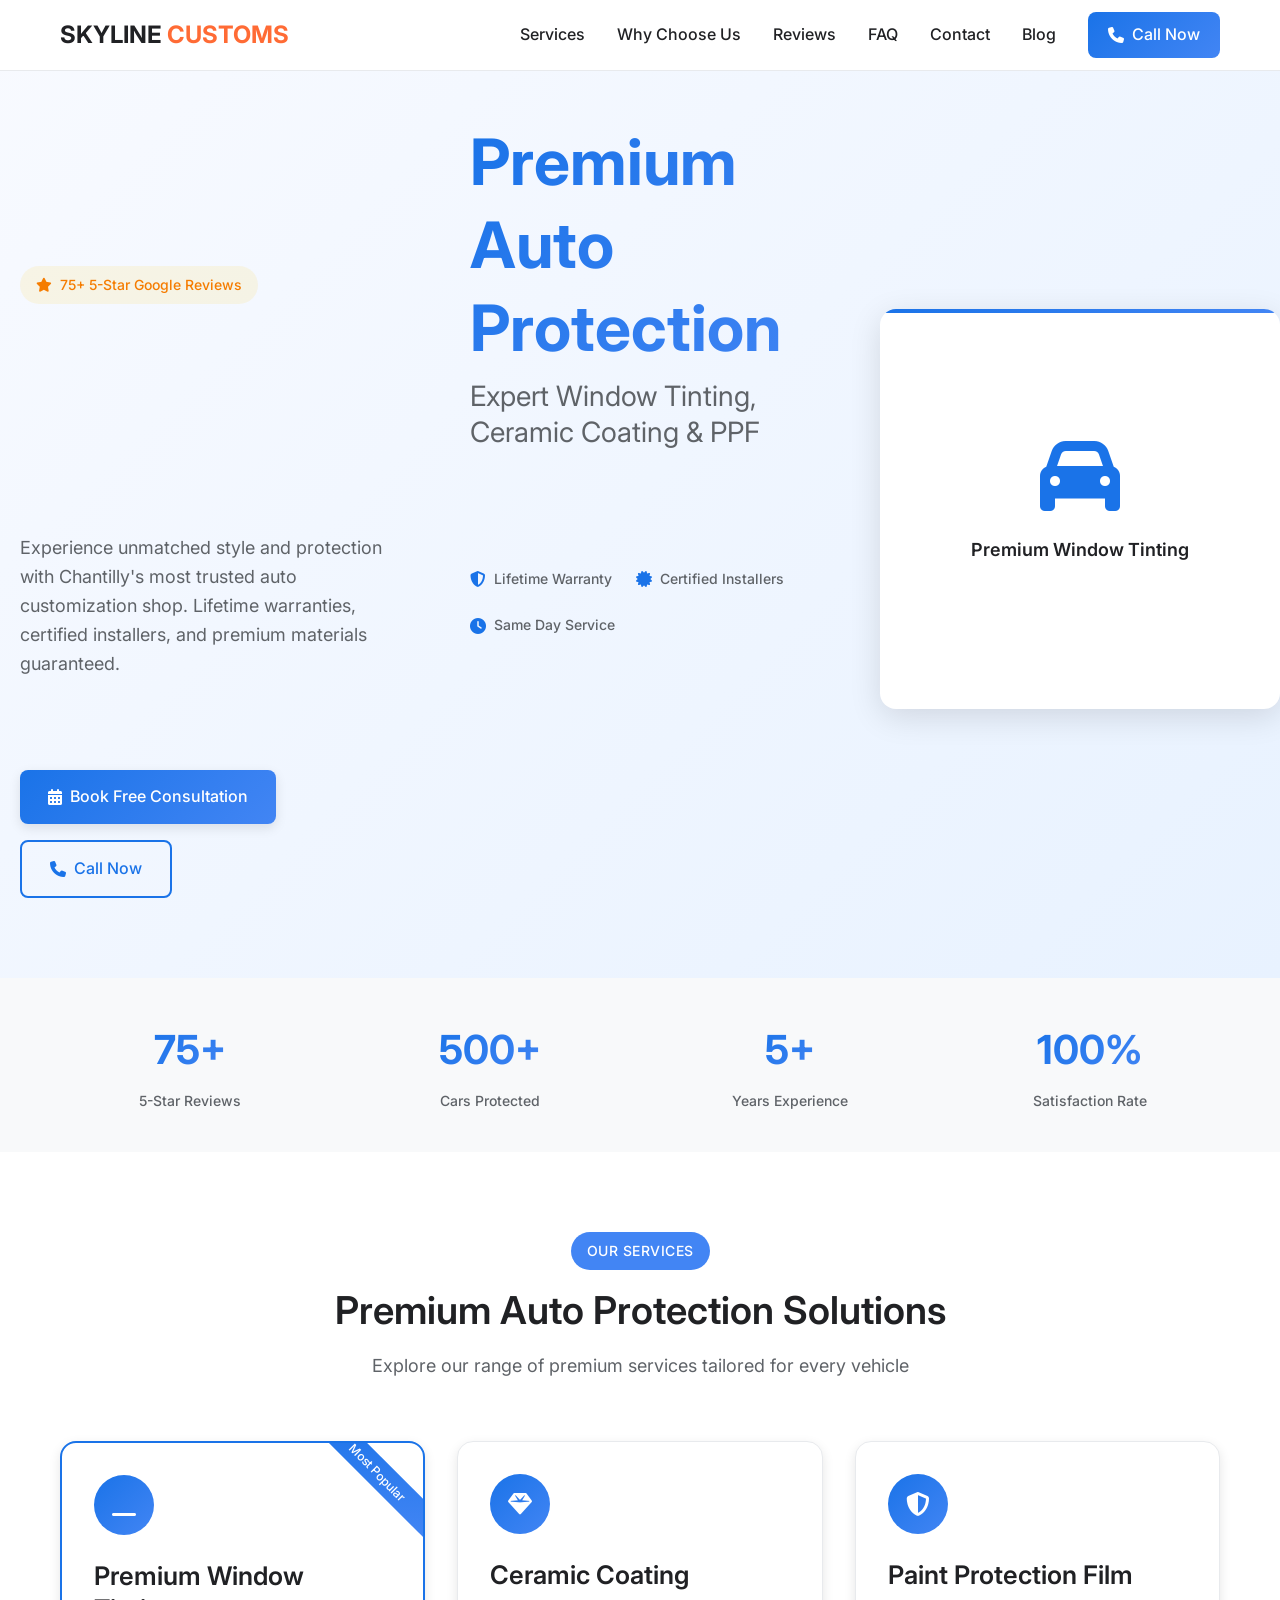
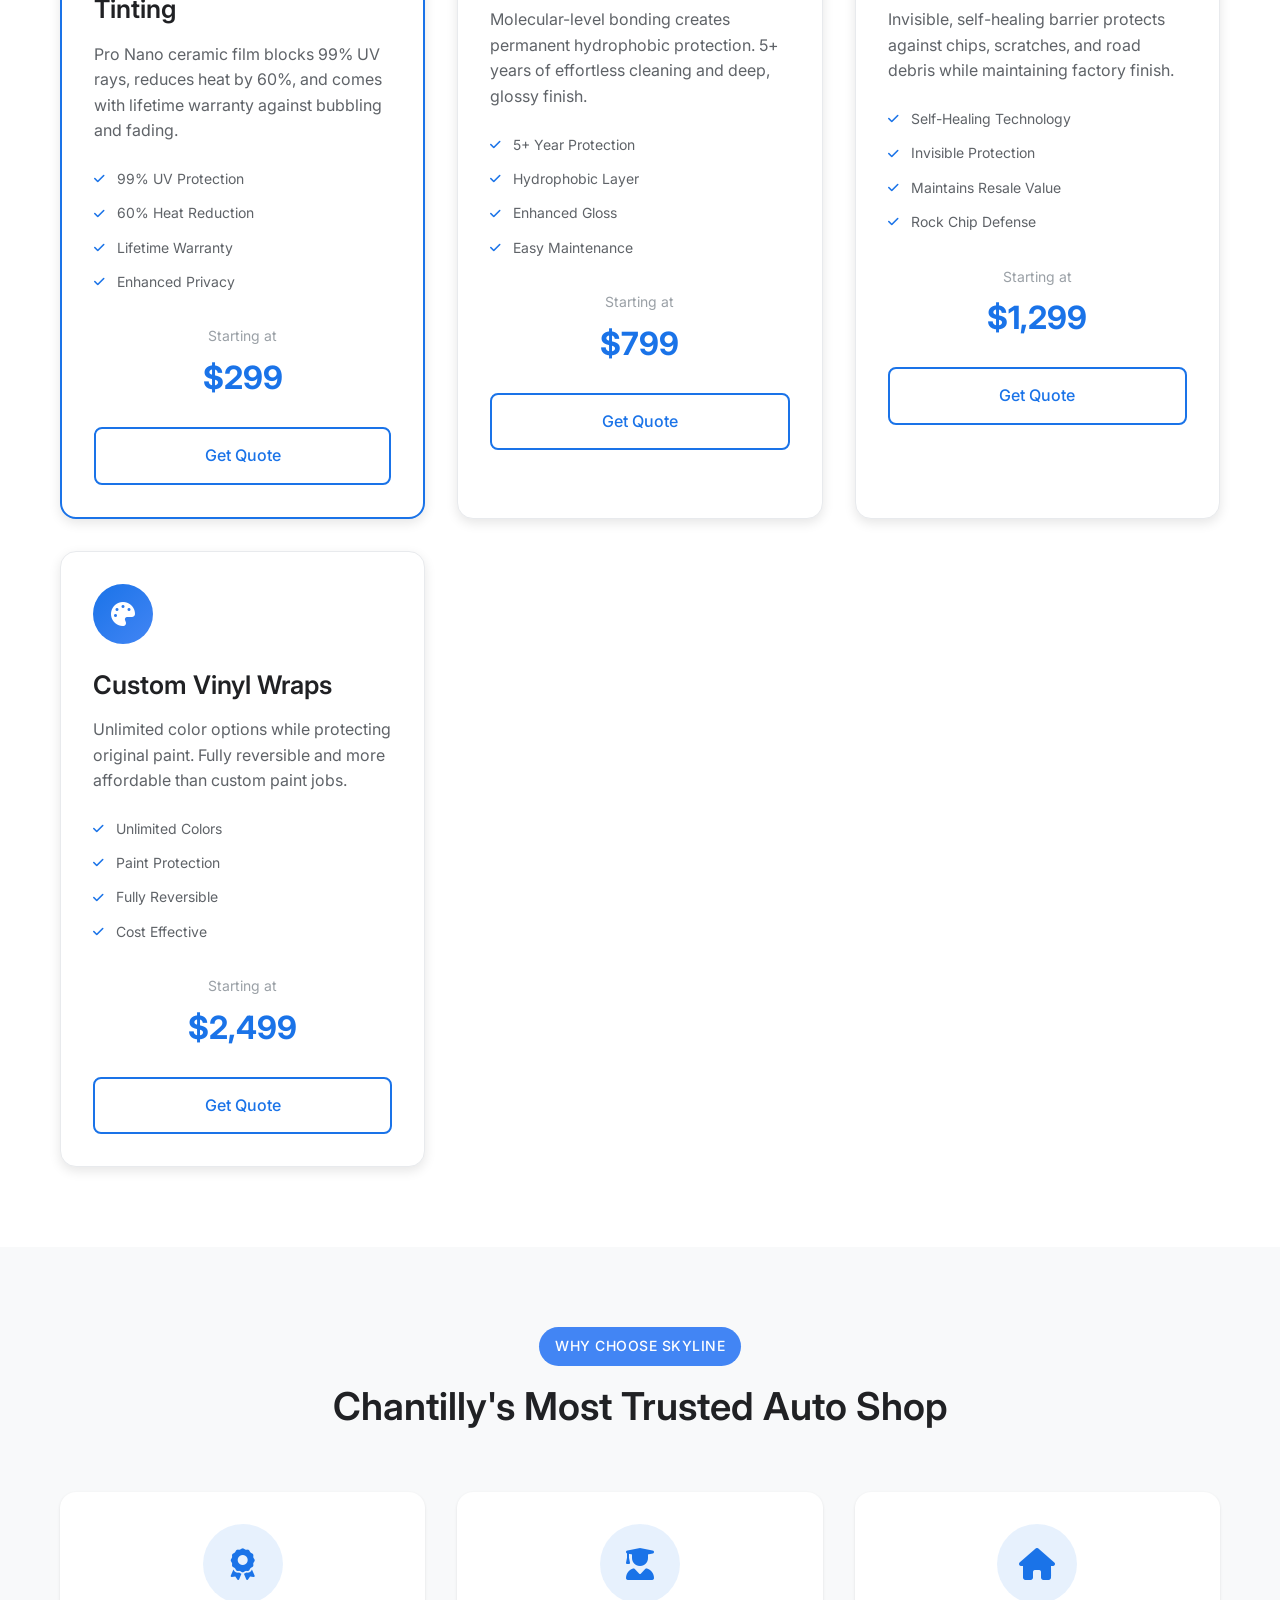
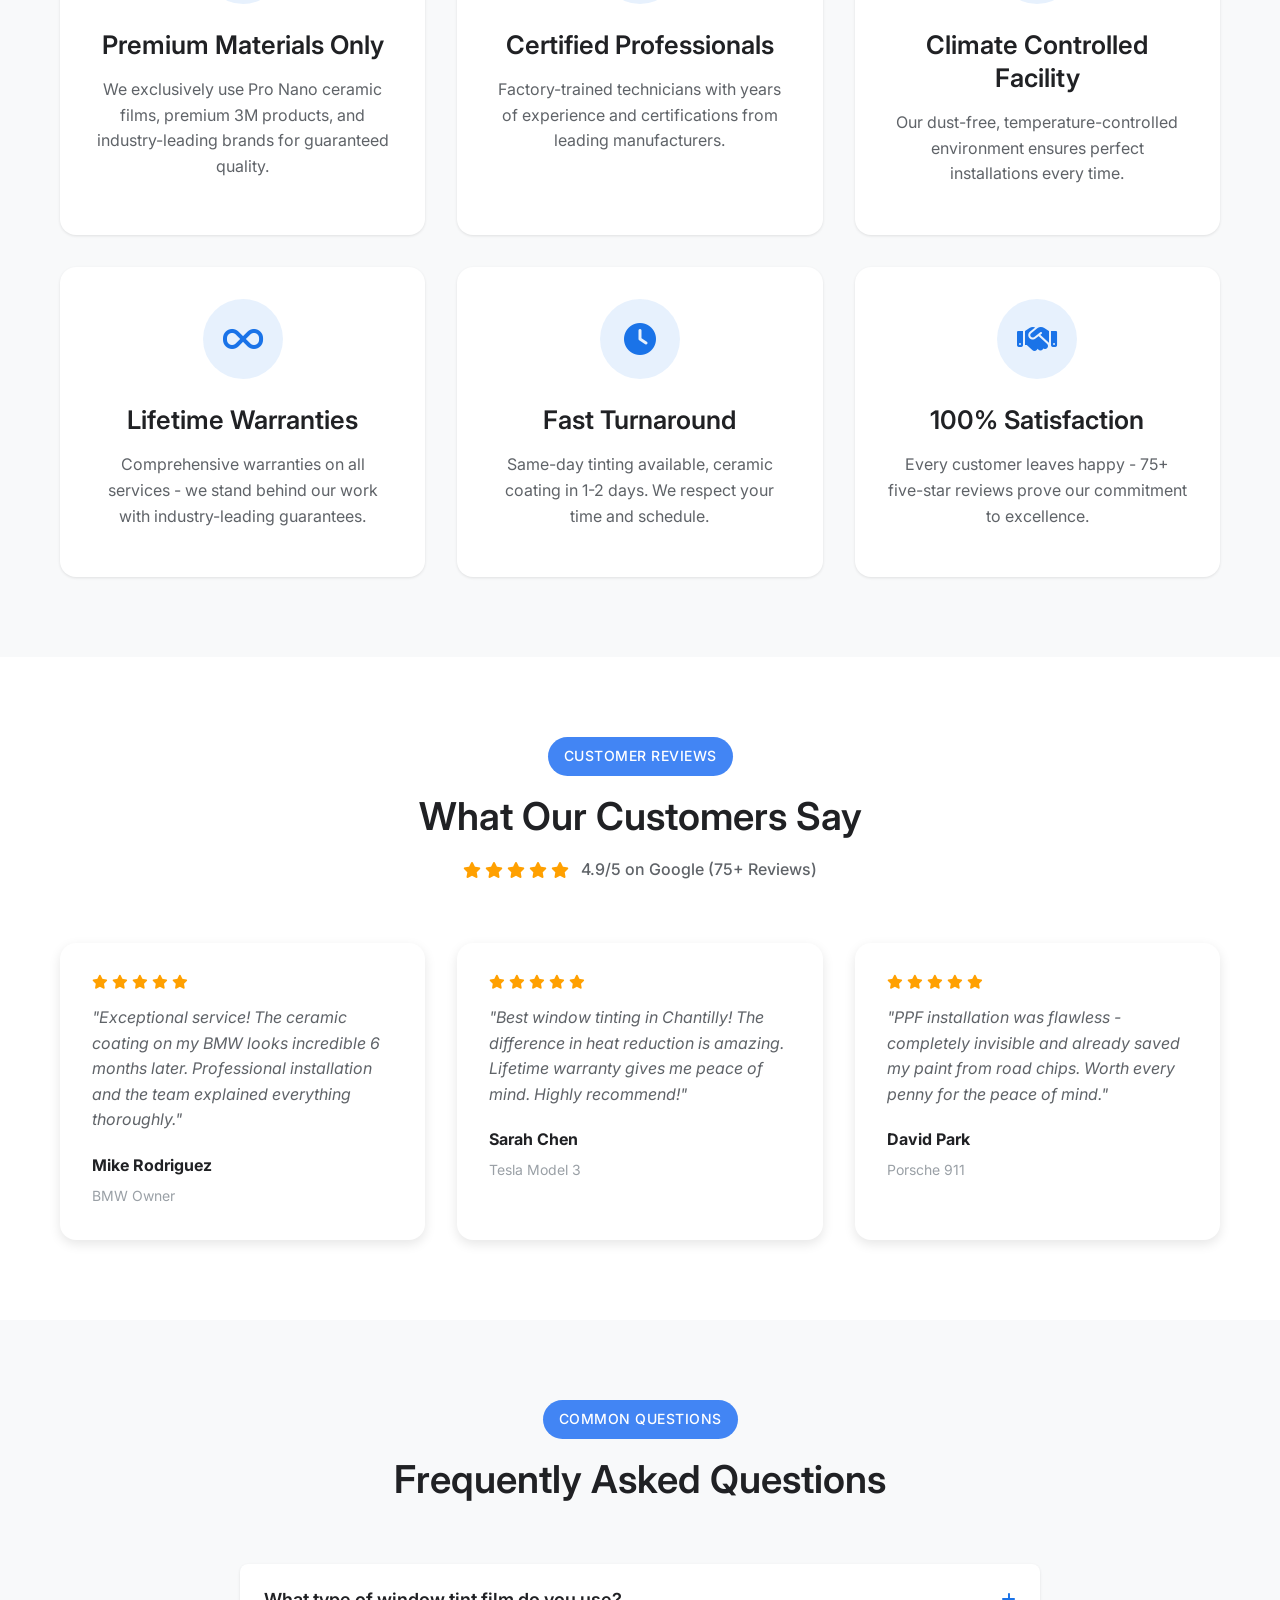
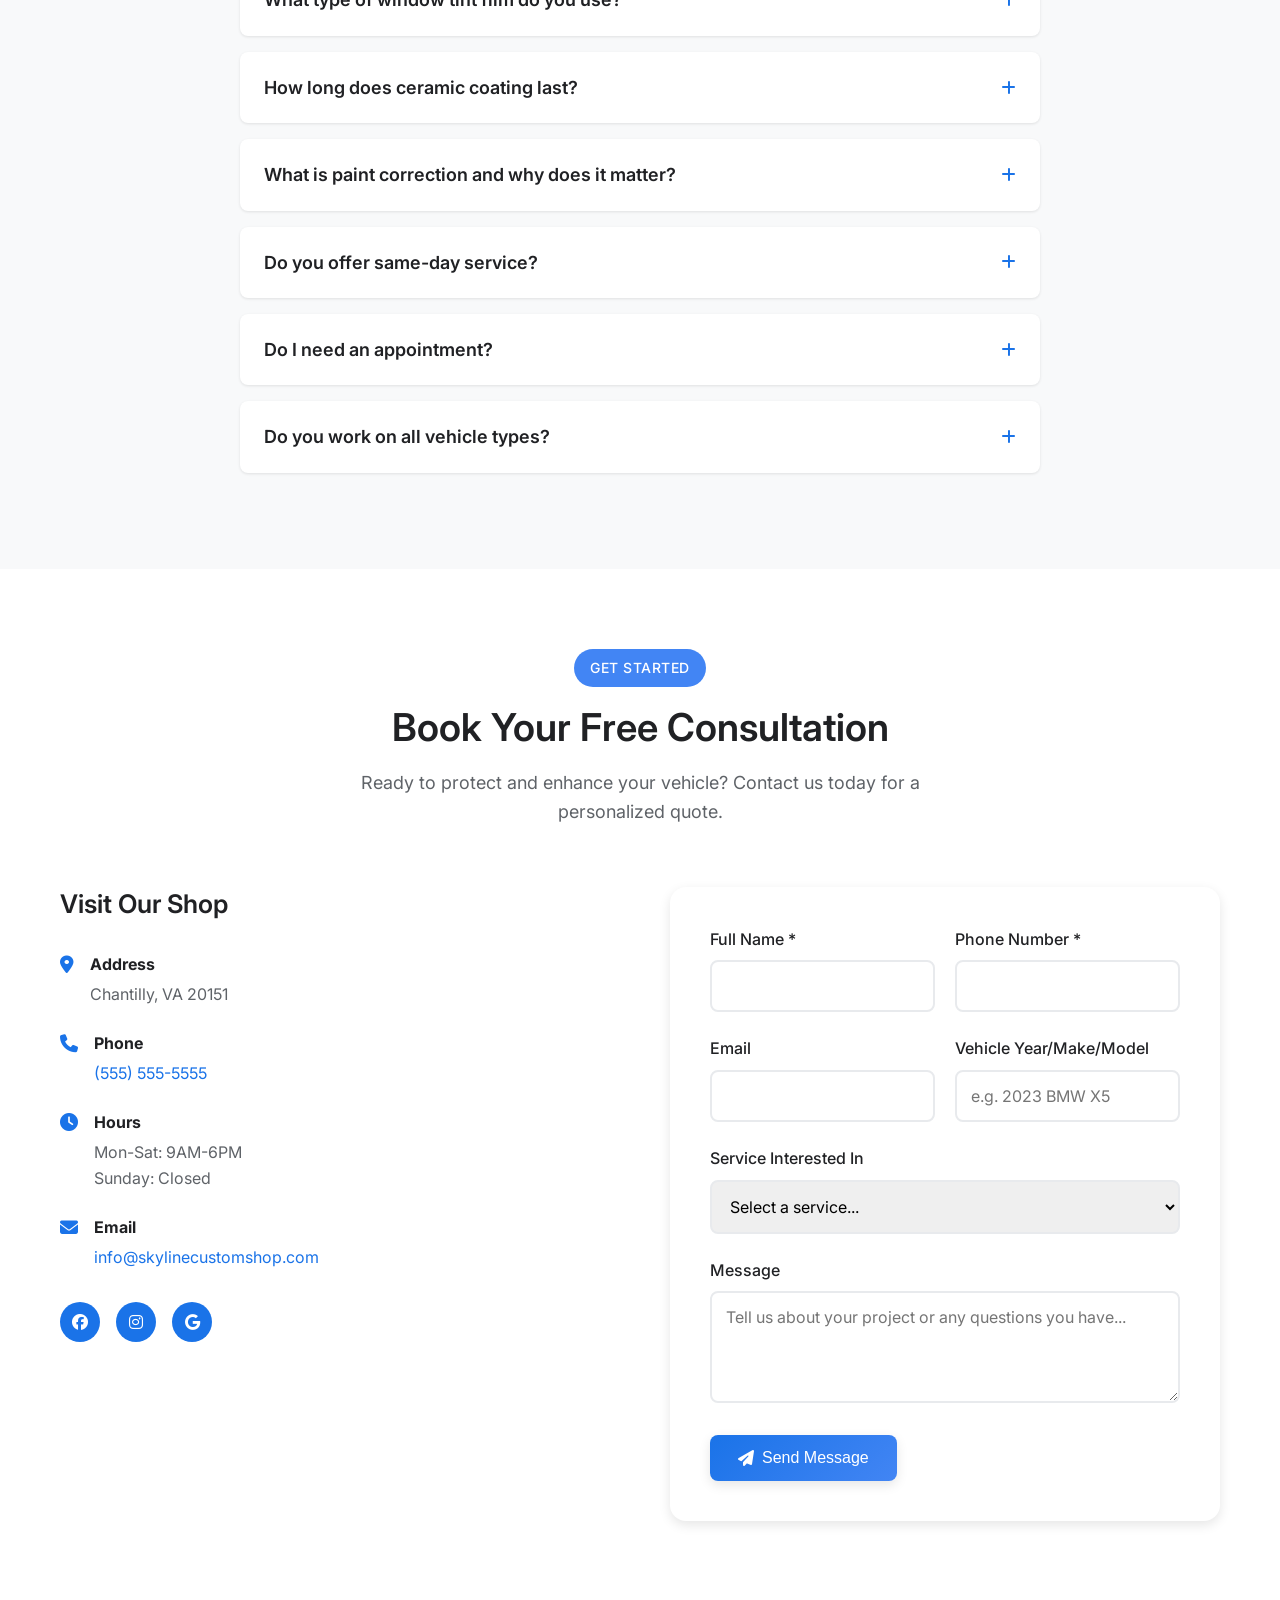
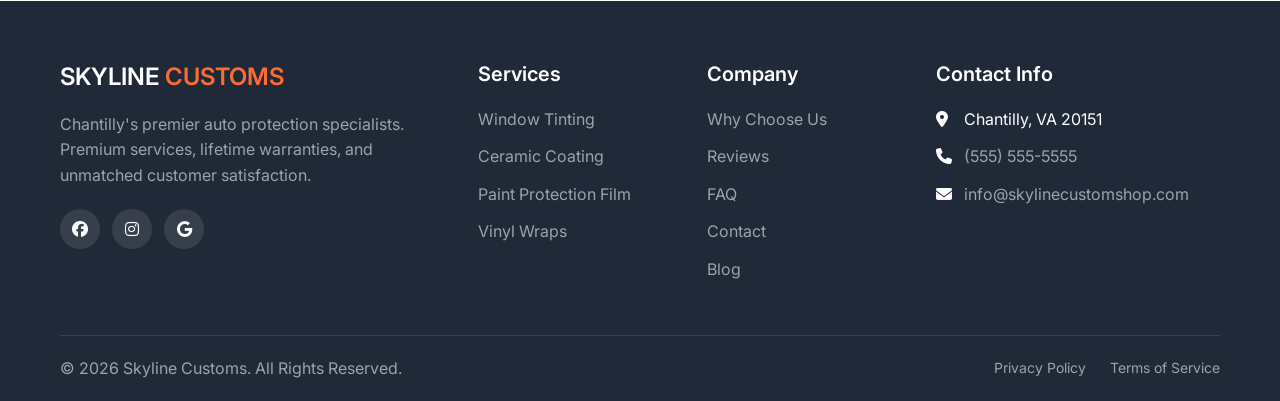
<file: index.html>
<!DOCTYPE html>
<html lang="en">
<head>
    <meta charset="UTF-8">
    <meta name="viewport" content="width=device-width, initial-scale=1.0">
    <title>Skyline Customs - Premium Auto Protection | Chantilly, VA</title>
    <meta name="description" content="Expert window tinting, ceramic coating, PPF & vinyl wraps in Chantilly, VA. 75+ 5-star reviews. Lifetime warranties. Book your consultation today!">
    
    <!-- Google Fonts -->
    <link href="https://fonts.googleapis.com/css2?family=Inter:wght@300;400;500;600;700&display=swap" rel="stylesheet">
    
    <!-- Font Awesome -->
    <link rel="stylesheet" href="https://cdnjs.cloudflare.com/ajax/libs/font-awesome/6.4.0/css/all.min.css">
    
    <link rel="stylesheet" href="styles.css">
</head>
<body>
    <!-- Navigation -->
    <nav class="navbar">
        <div class="nav-container">
            <div class="nav-logo">
                <h2>SKYLINE <span class="accent">CUSTOMS</span></h2>
            </div>
            
            <div class="nav-menu" id="nav-menu">
                <a href="#services" class="nav-link">Services</a>
                <a href="#why-us" class="nav-link">Why Choose Us</a>
                <a href="#testimonials" class="nav-link">Reviews</a>
                <a href="#faq" class="nav-link">FAQ</a>
                <a href="#contact" class="nav-link">Contact</a>
                <a href="/blog" class="nav-link">Blog</a>
                <a href="tel:+15555555555" class="nav-cta">
                    <i class="fas fa-phone"></i> Call Now
                </a>
            </div>
            
            <div class="hamburger" id="hamburger">
                <span class="bar"></span>
                <span class="bar"></span>
                <span class="bar"></span>
            </div>
        </div>
    </nav>

    <!-- Hero Section -->
    <section class="hero">
        <div class="hero-content">
            <div class="hero-badge">
                <i class="fas fa-star"></i>
                <span>75+ 5-Star Google Reviews</span>
            </div>
            
            <h1 class="hero-title">
                <span class="title-main">Premium Auto Protection</span>
                <span class="title-sub">Expert Window Tinting, Ceramic Coating & PPF</span>
            </h1>
            
            <p class="hero-description">
                Experience unmatched style and protection with Chantilly's most trusted auto customization shop. 
                Lifetime warranties, certified installers, and premium materials guaranteed.
            </p>
            
            <div class="hero-features">
                <div class="feature">
                    <i class="fas fa-shield-alt"></i>
                    <span>Lifetime Warranty</span>
                </div>
                <div class="feature">
                    <i class="fas fa-certificate"></i>
                    <span>Certified Installers</span>
                </div>
                <div class="feature">
                    <i class="fas fa-clock"></i>
                    <span>Same Day Service</span>
                </div>
            </div>
            
            <div class="hero-cta">
                <a href="#contact" class="btn-primary">
                    <i class="fas fa-calendar-alt"></i>
                    Book Free Consultation
                </a>
                <a href="tel:+15555555555" class="btn-secondary">
                    <i class="fas fa-phone"></i>
                    Call Now
                </a>
            </div>
        </div>
        
        <div class="hero-visual">
            <div class="hero-image">
                <!-- Replace with actual car images -->
                <div class="car-showcase">
                    <div class="car-card active">
                        <div class="car-placeholder">
                            <i class="fas fa-car"></i>
                            <p>Premium Window Tinting</p>
                        </div>
                    </div>
                </div>
            </div>
        </div>
    </section>

    <!-- Social Proof Bar -->
    <section class="social-proof">
        <div class="container">
            <div class="proof-stats">
                <div class="stat">
                    <span class="stat-number">75+</span>
                    <span class="stat-label">5-Star Reviews</span>
                </div>
                <div class="stat">
                    <span class="stat-number">500+</span>
                    <span class="stat-label">Cars Protected</span>
                </div>
                <div class="stat">
                    <span class="stat-number">5+</span>
                    <span class="stat-label">Years Experience</span>
                </div>
                <div class="stat">
                    <span class="stat-number">100%</span>
                    <span class="stat-label">Satisfaction Rate</span>
                </div>
            </div>
        </div>
    </section>

    <!-- Services Section -->
    <section id="services" class="services">
        <div class="container">
            <div class="section-header">
                <span class="section-badge">Our Services</span>
                <h2 class="section-title">Premium Auto Protection Solutions</h2>
                <p class="section-subtitle">
                    Explore our range of premium services tailored for every vehicle
                </p>
            </div>
            
            <div class="services-grid">
                <!-- Window Tinting -->
                <div class="service-card featured">
                    <div class="service-icon">
                        <i class="fas fa-window-minimize"></i>
                    </div>
                    <h3 class="service-title">Premium Window Tinting</h3>
                    <p class="service-description">
                        Pro Nano ceramic film blocks 99% UV rays, reduces heat by 60%, 
                        and comes with lifetime warranty against bubbling and fading.
                    </p>
                    <ul class="service-benefits">
                        <li><i class="fas fa-check"></i> 99% UV Protection</li>
                        <li><i class="fas fa-check"></i> 60% Heat Reduction</li>
                        <li><i class="fas fa-check"></i> Lifetime Warranty</li>
                        <li><i class="fas fa-check"></i> Enhanced Privacy</li>
                    </ul>
                    <div class="service-pricing">
                        <span class="price-from">Starting at</span>
                        <span class="price-amount">$299</span>
                    </div>
                    <a href="#contact" class="service-cta">Get Quote</a>
                </div>
                
                <!-- Ceramic Coating -->
                <div class="service-card">
                    <div class="service-icon">
                        <i class="fas fa-gem"></i>
                    </div>
                    <h3 class="service-title">Ceramic Coating</h3>
                    <p class="service-description">
                        Molecular-level bonding creates permanent hydrophobic protection. 
                        5+ years of effortless cleaning and deep, glossy finish.
                    </p>
                    <ul class="service-benefits">
                        <li><i class="fas fa-check"></i> 5+ Year Protection</li>
                        <li><i class="fas fa-check"></i> Hydrophobic Layer</li>
                        <li><i class="fas fa-check"></i> Enhanced Gloss</li>
                        <li><i class="fas fa-check"></i> Easy Maintenance</li>
                    </ul>
                    <div class="service-pricing">
                        <span class="price-from">Starting at</span>
                        <span class="price-amount">$799</span>
                    </div>
                    <a href="#contact" class="service-cta">Get Quote</a>
                </div>
                
                <!-- PPF -->
                <div class="service-card">
                    <div class="service-icon">
                        <i class="fas fa-shield-alt"></i>
                    </div>
                    <h3 class="service-title">Paint Protection Film</h3>
                    <p class="service-description">
                        Invisible, self-healing barrier protects against chips, scratches, 
                        and road debris while maintaining factory finish.
                    </p>
                    <ul class="service-benefits">
                        <li><i class="fas fa-check"></i> Self-Healing Technology</li>
                        <li><i class="fas fa-check"></i> Invisible Protection</li>
                        <li><i class="fas fa-check"></i> Maintains Resale Value</li>
                        <li><i class="fas fa-check"></i> Rock Chip Defense</li>
                    </ul>
                    <div class="service-pricing">
                        <span class="price-from">Starting at</span>
                        <span class="price-amount">$1,299</span>
                    </div>
                    <a href="#contact" class="service-cta">Get Quote</a>
                </div>
                
                <!-- Vinyl Wraps -->
                <div class="service-card">
                    <div class="service-icon">
                        <i class="fas fa-palette"></i>
                    </div>
                    <h3 class="service-title">Custom Vinyl Wraps</h3>
                    <p class="service-description">
                        Unlimited color options while protecting original paint. 
                        Fully reversible and more affordable than custom paint jobs.
                    </p>
                    <ul class="service-benefits">
                        <li><i class="fas fa-check"></i> Unlimited Colors</li>
                        <li><i class="fas fa-check"></i> Paint Protection</li>
                        <li><i class="fas fa-check"></i> Fully Reversible</li>
                        <li><i class="fas fa-check"></i> Cost Effective</li>
                    </ul>
                    <div class="service-pricing">
                        <span class="price-from">Starting at</span>
                        <span class="price-amount">$2,499</span>
                    </div>
                    <a href="#contact" class="service-cta">Get Quote</a>
                </div>
            </div>
        </div>
    </section>

    <!-- Why Choose Us -->
    <section id="why-us" class="why-us">
        <div class="container">
            <div class="section-header">
                <span class="section-badge">Why Choose Skyline</span>
                <h2 class="section-title">Chantilly's Most Trusted Auto Shop</h2>
            </div>
            
            <div class="features-grid">
                <div class="feature-card">
                    <div class="feature-icon">
                        <i class="fas fa-award"></i>
                    </div>
                    <h3>Premium Materials Only</h3>
                    <p>We exclusively use Pro Nano ceramic films, premium 3M products, and industry-leading brands for guaranteed quality.</p>
                </div>
                
                <div class="feature-card">
                    <div class="feature-icon">
                        <i class="fas fa-user-graduate"></i>
                    </div>
                    <h3>Certified Professionals</h3>
                    <p>Factory-trained technicians with years of experience and certifications from leading manufacturers.</p>
                </div>
                
                <div class="feature-card">
                    <div class="feature-icon">
                        <i class="fas fa-home"></i>
                    </div>
                    <h3>Climate Controlled Facility</h3>
                    <p>Our dust-free, temperature-controlled environment ensures perfect installations every time.</p>
                </div>
                
                <div class="feature-card">
                    <div class="feature-icon">
                        <i class="fas fa-infinity"></i>
                    </div>
                    <h3>Lifetime Warranties</h3>
                    <p>Comprehensive warranties on all services - we stand behind our work with industry-leading guarantees.</p>
                </div>
                
                <div class="feature-card">
                    <div class="feature-icon">
                        <i class="fas fa-clock"></i>
                    </div>
                    <h3>Fast Turnaround</h3>
                    <p>Same-day tinting available, ceramic coating in 1-2 days. We respect your time and schedule.</p>
                </div>
                
                <div class="feature-card">
                    <div class="feature-icon">
                        <i class="fas fa-handshake"></i>
                    </div>
                    <h3>100% Satisfaction</h3>
                    <p>Every customer leaves happy - 75+ five-star reviews prove our commitment to excellence.</p>
                </div>
            </div>
        </div>
    </section>

    <!-- Testimonials -->
    <section id="testimonials" class="testimonials">
        <div class="container">
            <div class="section-header">
                <span class="section-badge">Customer Reviews</span>
                <h2 class="section-title">What Our Customers Say</h2>
                <div class="google-rating">
                    <div class="stars">
                        <i class="fas fa-star"></i>
                        <i class="fas fa-star"></i>
                        <i class="fas fa-star"></i>
                        <i class="fas fa-star"></i>
                        <i class="fas fa-star"></i>
                    </div>
                    <span class="rating-text">4.9/5 on Google (75+ Reviews)</span>
                </div>
            </div>
            
            <div class="testimonials-grid">
                <div class="testimonial-card">
                    <div class="testimonial-stars">
                        <i class="fas fa-star"></i>
                        <i class="fas fa-star"></i>
                        <i class="fas fa-star"></i>
                        <i class="fas fa-star"></i>
                        <i class="fas fa-star"></i>
                    </div>
                    <p class="testimonial-text">
                        "Exceptional service! The ceramic coating on my BMW looks incredible 6 months later. 
                        Professional installation and the team explained everything thoroughly."
                    </p>
                    <div class="testimonial-author">
                        <strong>Mike Rodriguez</strong>
                        <span>BMW Owner</span>
                    </div>
                </div>
                
                <div class="testimonial-card">
                    <div class="testimonial-stars">
                        <i class="fas fa-star"></i>
                        <i class="fas fa-star"></i>
                        <i class="fas fa-star"></i>
                        <i class="fas fa-star"></i>
                        <i class="fas fa-star"></i>
                    </div>
                    <p class="testimonial-text">
                        "Best window tinting in Chantilly! The difference in heat reduction is amazing. 
                        Lifetime warranty gives me peace of mind. Highly recommend!"
                    </p>
                    <div class="testimonial-author">
                        <strong>Sarah Chen</strong>
                        <span>Tesla Model 3</span>
                    </div>
                </div>
                
                <div class="testimonial-card">
                    <div class="testimonial-stars">
                        <i class="fas fa-star"></i>
                        <i class="fas fa-star"></i>
                        <i class="fas fa-star"></i>
                        <i class="fas fa-star"></i>
                        <i class="fas fa-star"></i>
                    </div>
                    <p class="testimonial-text">
                        "PPF installation was flawless - completely invisible and already saved my paint from road chips. 
                        Worth every penny for the peace of mind."
                    </p>
                    <div class="testimonial-author">
                        <strong>David Park</strong>
                        <span>Porsche 911</span>
                    </div>
                </div>
            </div>
        </div>
    </section>

    <!-- FAQ Section -->
    <section id="faq" class="faq">
        <div class="container">
            <div class="section-header">
                <span class="section-badge">Common Questions</span>
                <h2 class="section-title">Frequently Asked Questions</h2>
            </div>
            
            <div class="faq-container">
                <div class="faq-item">
                    <div class="faq-question" onclick="toggleFAQ(this)">
                        <h3>What type of window tint film do you use?</h3>
                        <i class="fas fa-plus"></i>
                    </div>
                    <div class="faq-answer">
                        <p>We use Pro Nano ceramic window film exclusively. Unlike cheaper dyed films that fade to purple and bubble within 2-3 years, ceramic film blocks up to 60% more heat, provides 99% UV protection, and comes with a lifetime warranty against bubbling, peeling, and fading.</p>
                    </div>
                </div>
                
                <div class="faq-item">
                    <div class="faq-question" onclick="toggleFAQ(this)">
                        <h3>How long does ceramic coating last?</h3>
                        <i class="fas fa-plus"></i>
                    </div>
                    <div class="faq-answer">
                        <p>Our 5-year ceramic coating system lasts 5+ years with proper maintenance (regular washing, no automatic car washes). The multi-layer application and paint correction ensure maximum durability.</p>
                    </div>
                </div>
                
                <div class="faq-item">
                    <div class="faq-question" onclick="toggleFAQ(this)">
                        <h3>What is paint correction and why does it matter?</h3>
                        <i class="fas fa-plus"></i>
                    </div>
                    <div class="faq-answer">
                        <p>Paint correction removes swirls, scratches, and oxidation through clay bar decontamination, iron removal, and multi-stage polishing. This is critical—if you seal scratches under ceramic coating, you're locking in damage forever. We always correct paint before coating.</p>
                    </div>
                </div>
                
                <div class="faq-item">
                    <div class="faq-question" onclick="toggleFAQ(this)">
                        <h3>Do you offer same-day service?</h3>
                        <i class="fas fa-plus"></i>
                    </div>
                    <div class="faq-answer">
                        <p>Sometimes, depending on our schedule. Most days we can accommodate same-day tinting. Ceramic coating requires 1-2 days. Contact us to check availability.</p>
                    </div>
                </div>
                
                <div class="faq-item">
                    <div class="faq-question" onclick="toggleFAQ(this)">
                        <h3>Do I need an appointment?</h3>
                        <i class="fas fa-plus"></i>
                    </div>
                    <div class="faq-answer">
                        <p>Yes. We work by appointment only to ensure each vehicle gets the time and attention it deserves. Book online or text us to schedule.</p>
                    </div>
                </div>
                
                <div class="faq-item">
                    <div class="faq-question" onclick="toggleFAQ(this)">
                        <h3>Do you work on all vehicle types?</h3>
                        <i class="fas fa-plus"></i>
                    </div>
                    <div class="faq-answer">
                        <p>Yes—sedans, coupes, trucks, SUVs, luxury vehicles, Teslas, sports cars—we handle them all. Our climate-controlled facility is equipped for any vehicle type.</p>
                    </div>
                </div>
            </div>
        </div>
    </section>

    <!-- Contact Section -->
    <section id="contact" class="contact">
        <div class="container">
            <div class="section-header">
                <span class="section-badge">Get Started</span>
                <h2 class="section-title">Book Your Free Consultation</h2>
                <p class="section-subtitle">
                    Ready to protect and enhance your vehicle? Contact us today for a personalized quote.
                </p>
            </div>
            
            <div class="contact-container">
                <div class="contact-info">
                    <h3>Visit Our Shop</h3>
                    <div class="contact-item">
                        <i class="fas fa-map-marker-alt"></i>
                        <div>
                            <strong>Address</strong>
                            <p>Chantilly, VA 20151</p>
                        </div>
                    </div>
                    
                    <div class="contact-item">
                        <i class="fas fa-phone"></i>
                        <div>
                            <strong>Phone</strong>
                            <p><a href="tel:+15555555555">(555) 555-5555</a></p>
                        </div>
                    </div>
                    
                    <div class="contact-item">
                        <i class="fas fa-clock"></i>
                        <div>
                            <strong>Hours</strong>
                            <p>Mon-Sat: 9AM-6PM<br>Sunday: Closed</p>
                        </div>
                    </div>
                    
                    <div class="contact-item">
                        <i class="fas fa-envelope"></i>
                        <div>
                            <strong>Email</strong>
                            <p><a href="mailto:info@skylinecustomshop.com">info@skylinecustomshop.com</a></p>
                        </div>
                    </div>
                    
                    <div class="social-links">
                        <a href="#" class="social-link">
                            <i class="fab fa-facebook"></i>
                        </a>
                        <a href="#" class="social-link">
                            <i class="fab fa-instagram"></i>
                        </a>
                        <a href="#" class="social-link">
                            <i class="fab fa-google"></i>
                        </a>
                    </div>
                </div>
                
                <div class="contact-form">
                    <form id="contact-form" method="POST" action="#" onsubmit="submitForm(event)">
                        <div class="form-row">
                            <div class="form-group">
                                <label for="name">Full Name *</label>
                                <input type="text" id="name" name="name" required>
                            </div>
                            <div class="form-group">
                                <label for="phone">Phone Number *</label>
                                <input type="tel" id="phone" name="phone" required>
                            </div>
                        </div>
                        
                        <div class="form-row">
                            <div class="form-group">
                                <label for="email">Email</label>
                                <input type="email" id="email" name="email">
                            </div>
                            <div class="form-group">
                                <label for="vehicle">Vehicle Year/Make/Model</label>
                                <input type="text" id="vehicle" name="vehicle" placeholder="e.g. 2023 BMW X5">
                            </div>
                        </div>
                        
                        <div class="form-group">
                            <label for="service">Service Interested In</label>
                            <select id="service" name="service">
                                <option value="">Select a service...</option>
                                <option value="window-tinting">Window Tinting</option>
                                <option value="ceramic-coating">Ceramic Coating</option>
                                <option value="ppf">Paint Protection Film</option>
                                <option value="vinyl-wraps">Vinyl Wraps</option>
                                <option value="multiple">Multiple Services</option>
                                <option value="consultation">Free Consultation</option>
                            </select>
                        </div>
                        
                        <div class="form-group">
                            <label for="message">Message</label>
                            <textarea id="message" name="message" rows="4" placeholder="Tell us about your project or any questions you have..."></textarea>
                        </div>
                        
                        <button type="submit" class="btn-primary">
                            <i class="fas fa-paper-plane"></i>
                            Send Message
                        </button>
                    </form>
                </div>
            </div>
        </div>
    </section>

    <!-- Footer -->
    <footer class="footer">
        <div class="container">
            <div class="footer-content">
                <div class="footer-section">
                    <h3>SKYLINE <span class="accent">CUSTOMS</span></h3>
                    <p>Chantilly's premier auto protection specialists. Premium services, lifetime warranties, and unmatched customer satisfaction.</p>
                    <div class="footer-social">
                        <a href="#" class="social-link">
                            <i class="fab fa-facebook"></i>
                        </a>
                        <a href="#" class="social-link">
                            <i class="fab fa-instagram"></i>
                        </a>
                        <a href="#" class="social-link">
                            <i class="fab fa-google"></i>
                        </a>
                    </div>
                </div>
                
                <div class="footer-section">
                    <h4>Services</h4>
                    <ul>
                        <li><a href="#services">Window Tinting</a></li>
                        <li><a href="#services">Ceramic Coating</a></li>
                        <li><a href="#services">Paint Protection Film</a></li>
                        <li><a href="#services">Vinyl Wraps</a></li>
                    </ul>
                </div>
                
                <div class="footer-section">
                    <h4>Company</h4>
                    <ul>
                        <li><a href="#why-us">Why Choose Us</a></li>
                        <li><a href="#testimonials">Reviews</a></li>
                        <li><a href="#faq">FAQ</a></li>
                        <li><a href="#contact">Contact</a></li>
                        <li><a href="/blog">Blog</a></li>
                    </ul>
                </div>
                
                <div class="footer-section">
                    <h4>Contact Info</h4>
                    <ul>
                        <li><i class="fas fa-map-marker-alt"></i> Chantilly, VA 20151</li>
                        <li><i class="fas fa-phone"></i> <a href="tel:+15555555555">(555) 555-5555</a></li>
                        <li><i class="fas fa-envelope"></i> <a href="mailto:info@skylinecustomshop.com">info@skylinecustomshop.com</a></li>
                    </ul>
                </div>
            </div>
            
            <div class="footer-bottom">
                <p>&copy; 2026 Skyline Customs. All Rights Reserved.</p>
                <div class="footer-links">
                    <a href="/privacy">Privacy Policy</a>
                    <a href="/terms">Terms of Service</a>
                </div>
            </div>
        </div>
    </footer>

    <!-- Floating Call Button -->
    <div class="floating-cta">
        <a href="tel:+15555555555" class="float-btn">
            <i class="fas fa-phone"></i>
            <span>Call Now</span>
        </a>
    </div>

    <script src="script.js"></script>
</body>
</html>
</file>
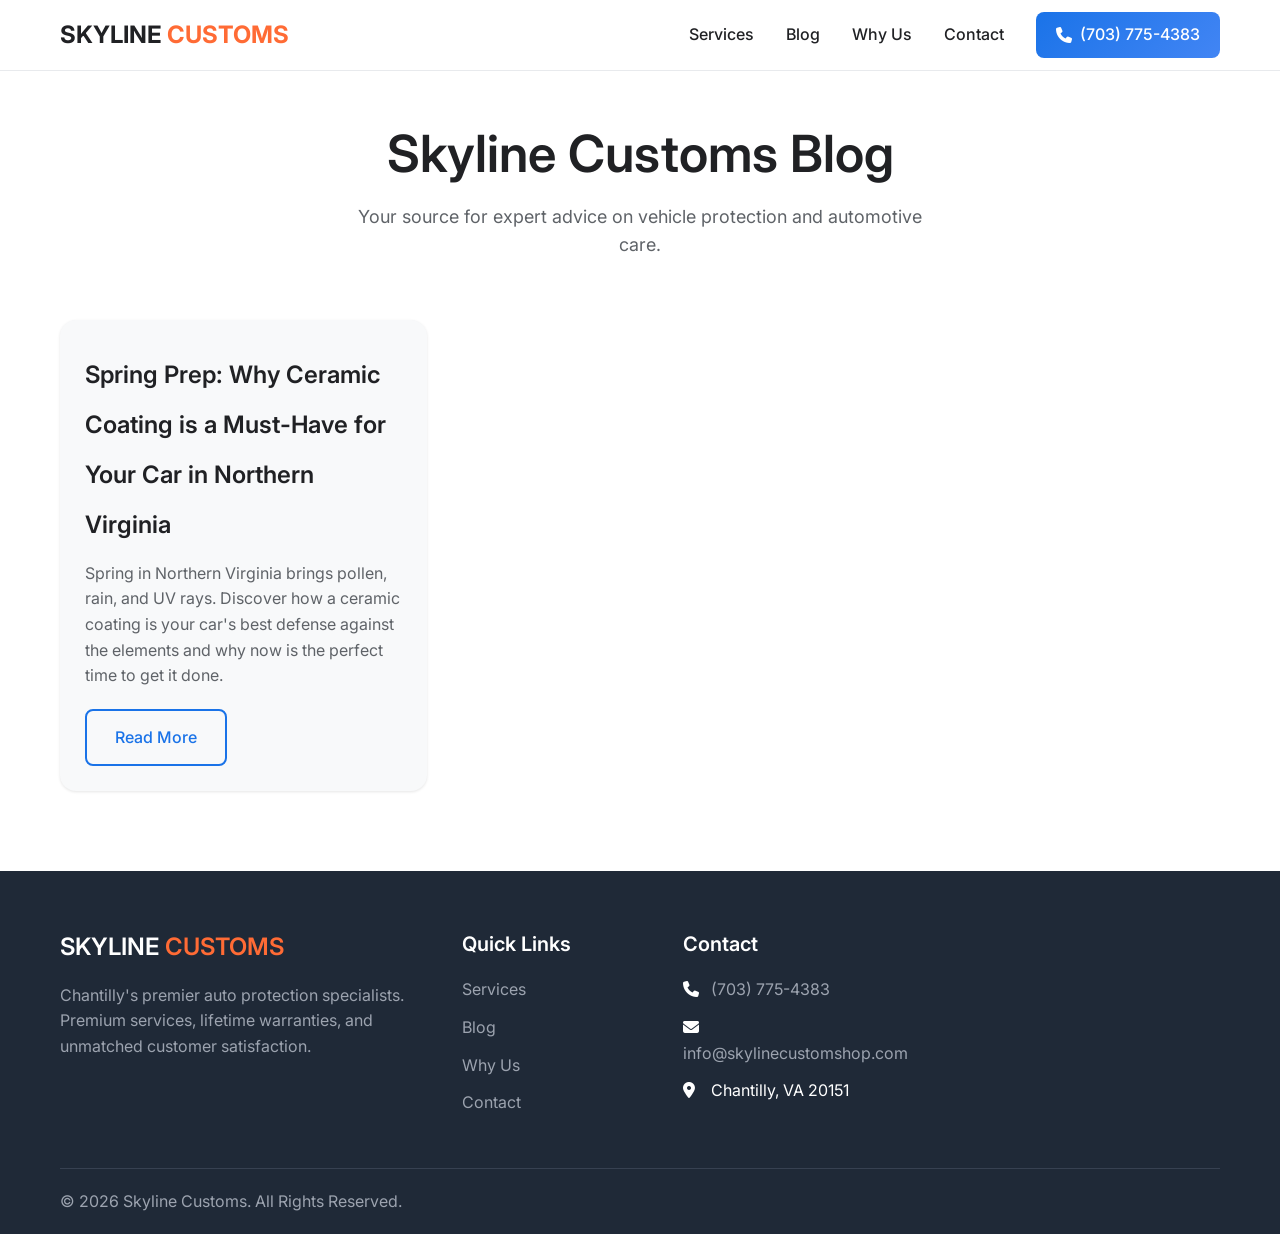
<file: blog/index.html>
<!DOCTYPE html>
<html lang="en">
<head>
    <meta charset="UTF-8">
    <meta name="viewport" content="width=device-width, initial-scale=1.0">
    <title>Skyline Customs Blog | SEO & Detailing Insights</title>
    <meta name="description" content="The official Skyline Customs blog. Get the latest insights on ceramic coatings, PPF, window tinting, and local SEO for automotive businesses.">
    <link href="https://fonts.googleapis.com/css2?family=Inter:wght@300;400;500;600;700&display=swap" rel="stylesheet">
    <link rel="stylesheet" href="https://cdnjs.cloudflare.com/ajax/libs/font-awesome/6.4.0/css/all.min.css">
    <link rel="stylesheet" href="../styles.css">
</head>
<body>
    <nav class="navbar">
        <div class="nav-container">
            <div class="nav-logo">
                <h2><a href="/" style="text-decoration: none; color: inherit;">SKYLINE <span class="accent">CUSTOMS</span></a></h2>
            </div>
            <div class="nav-menu" id="nav-menu">
                <a href="/#services" class="nav-link">Services</a>
                <a href="/blog" class="nav-link">Blog</a>
                <a href="/#why-us" class="nav-link">Why Us</a>
                <a href="/#contact" class="nav-link">Contact</a>
                <a href="tel:+17037754383" class="nav-cta"><i class="fas fa-phone"></i> (703) 775-4383</a>
            </div>
            <div class="hamburger" id="hamburger">
                <span class="bar"></span><span class="bar"></span><span class="bar"></span>
            </div>
        </div>
    </nav>

    <main class="container" style="padding-top: 120px; padding-bottom: 80px;">
        <header class="section-header">
            <h1 class="section-title">Skyline Customs Blog</h1>
            <p class="section-subtitle">Your source for expert advice on vehicle protection and automotive care.</p>
        </header>

        <div class="blog-grid">
            <div class="blog-card">
                <div class="blog-card-content">
                    <h2 class="blog-card-title"><a href="/blog/spring-ceramic-coating-northern-virginia/">Spring Prep: Why Ceramic Coating is a Must-Have for Your Car in Northern Virginia</a></h2>
                    <p class="blog-card-excerpt">Spring in Northern Virginia brings pollen, rain, and UV rays. Discover how a ceramic coating is your car's best defense against the elements and why now is the perfect time to get it done.</p>
                    <a href="/blog/spring-ceramic-coating-northern-virginia/" class="btn-secondary">Read More</a>
                </div>
            </div>
            <!-- More blog cards will be added here -->
        </div>
    </main>

    <footer class="footer">
         <div class="container">
            <div class="footer-content">
                <div class="footer-section">
                    <h3>SKYLINE <span class="accent">CUSTOMS</span></h3>
                    <p>Chantilly's premier auto protection specialists. Premium services, lifetime warranties, and unmatched customer satisfaction.</p>
                </div>
                <div class="footer-section">
                    <h4>Quick Links</h4>
                    <ul>
                        <li><a href="/#services">Services</a></li>
                        <li><a href="/blog">Blog</a></li>
                        <li><a href="/#why-us">Why Us</a></li>
                        <li><a href="/#contact">Contact</a></li>
                    </ul>
                </div>
                <div class="footer-section">
                    <h4>Contact</h4>
                    <ul>
                        <li><i class="fas fa-phone"></i> <a href="tel:+17037754383">(703) 775-4383</a></li>
                        <li><i class="fas fa-envelope"></i> <a href="mailto:info@skylinecustomshop.com">info@skylinecustomshop.com</a></li>
                        <li><i class="fas fa-map-marker-alt"></i> Chantilly, VA 20151</li>
                    </ul>
                </div>
            </div>
            <div class="footer-bottom">
                <p>&copy; 2026 Skyline Customs. All Rights Reserved.</p>
            </div>
        </div>
    </footer>

    <script src="../script.js"></script>
</body>
</html>
</file>
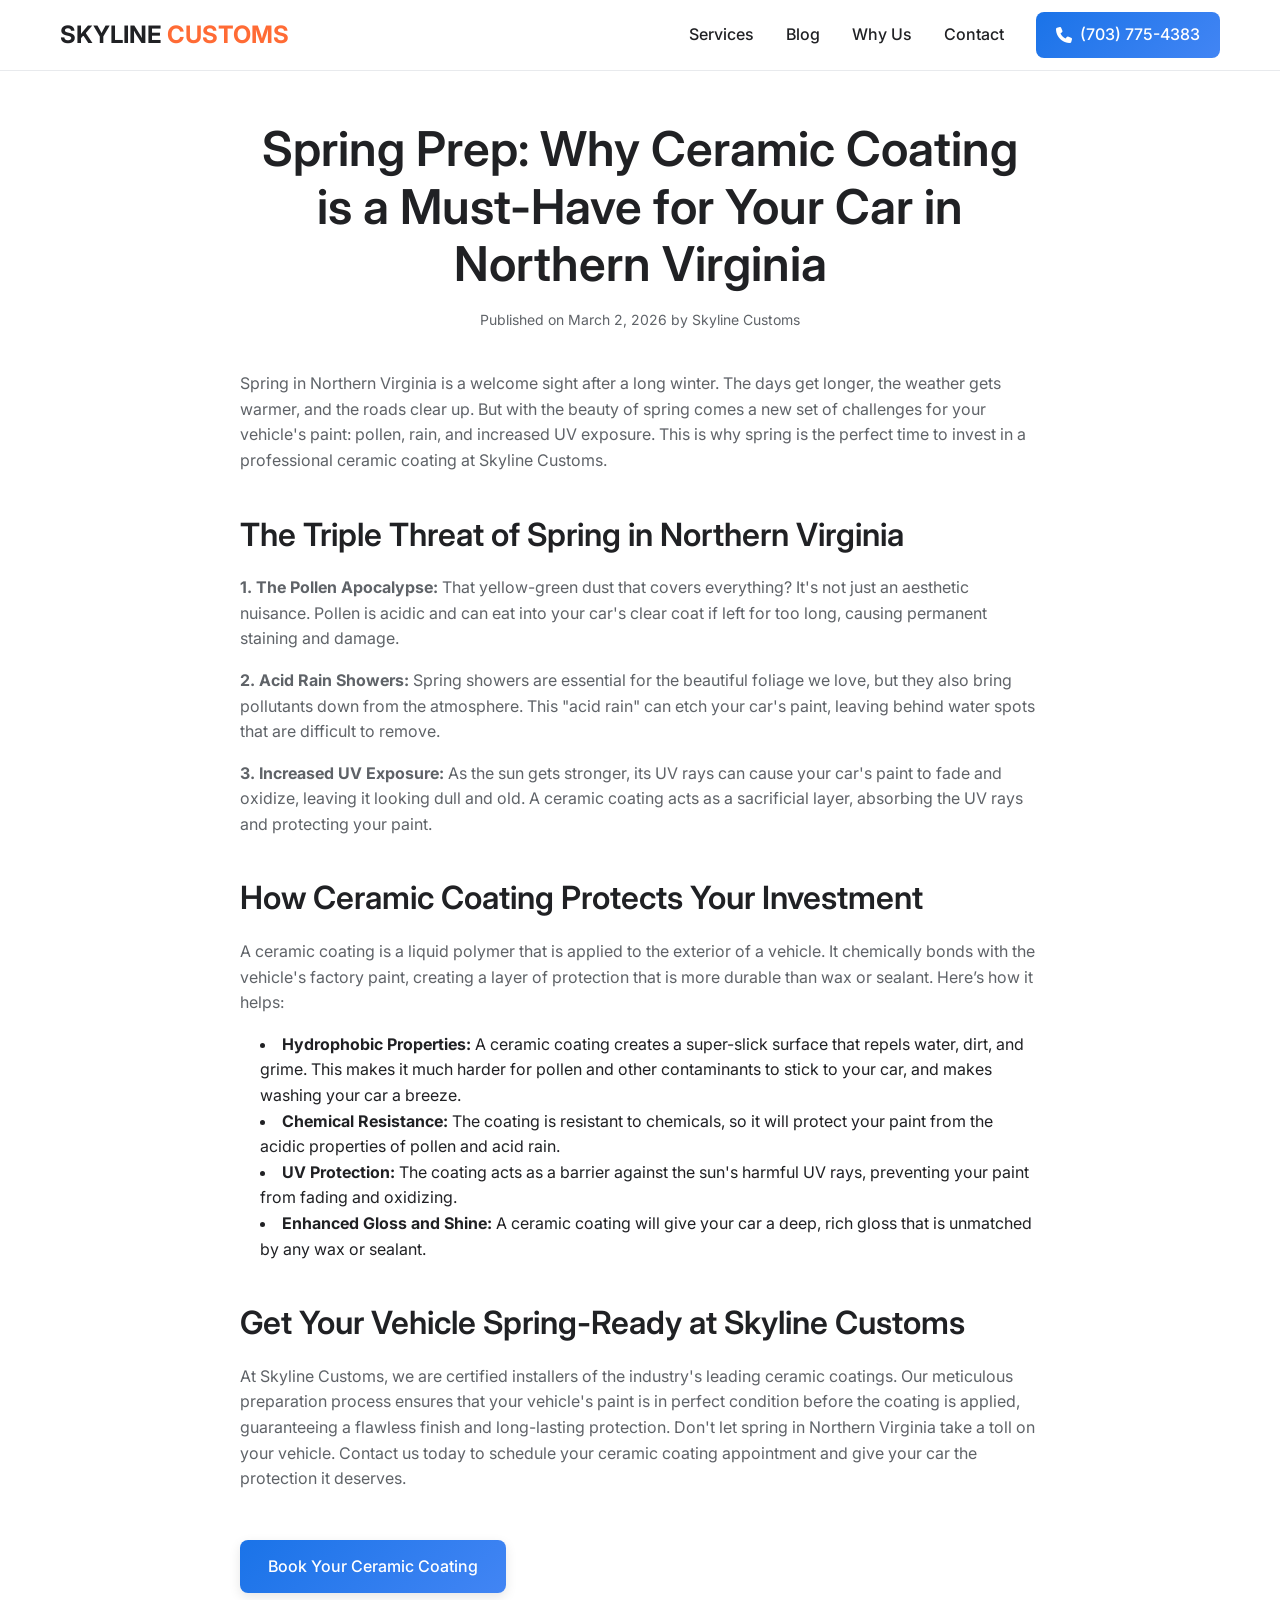
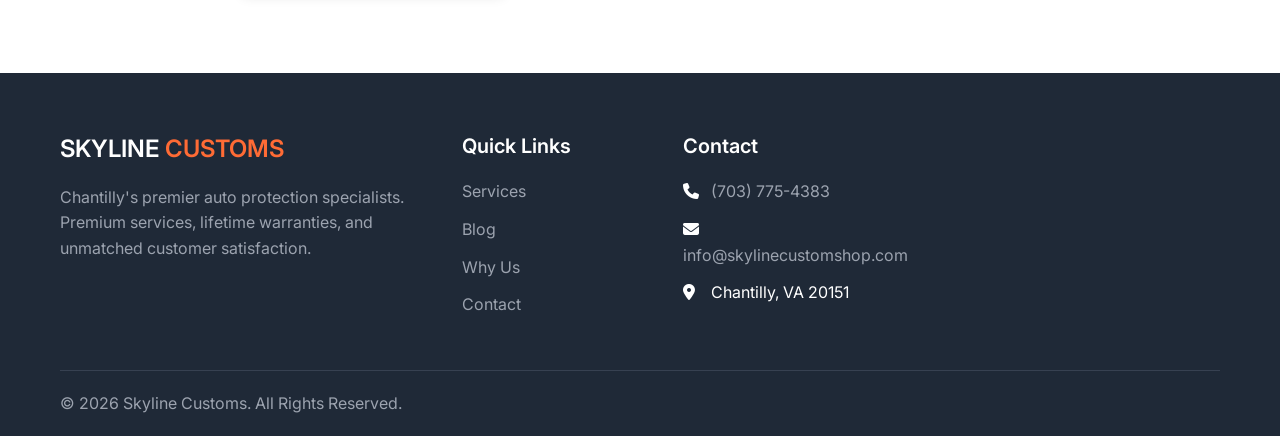
<file: blog/spring-ceramic-coating-northern-virginia/index.html>
<!DOCTYPE html>
<html lang="en">
<head>
    <meta charset="UTF-8">
    <meta name="viewport" content="width=device-width, initial-scale=1.0">
    <title>Why Ceramic Coating is a Spring Must-Have in Northern VA | Skyline Customs</title>
    <meta name="description" content="Discover why spring in Northern Virginia is the perfect time to get a ceramic coating for your car. Protect your paint from pollen, rain, and sun with Skyline Customs.">
    <link href="https://fonts.googleapis.com/css2?family=Inter:wght@300;400;500;600;700&display=swap" rel="stylesheet">
    <link rel="stylesheet" href="https://cdnjs.cloudflare.com/ajax/libs/font-awesome/6.4.0/css/all.min.css">
    <link rel="stylesheet" href="../../styles.css">
</head>
<body>
    <nav class="navbar">
        <div class="nav-container">
            <div class="nav-logo">
                <h2><a href="/" style="text-decoration: none; color: inherit;">SKYLINE <span class="accent">CUSTOMS</span></a></h2>
            </div>
            <div class="nav-menu" id="nav-menu">
                <a href="/#services" class="nav-link">Services</a>
                <a href="/blog" class="nav-link">Blog</a>
                <a href="/#why-us" class="nav-link">Why Us</a>
                <a href="/#contact" class="nav-link">Contact</a>
                <a href="tel:+17037754383" class="nav-cta"><i class="fas fa-phone"></i> (703) 775-4383</a>
            </div>
            <div class="hamburger" id="hamburger">
                <span class="bar"></span><span class="bar"></span><span class="bar"></span>
            </div>
        </div>
    </nav>

    <main class="container" style="padding-top: 120px; padding-bottom: 80px;">
        <article class="blog-post">
            <header class="blog-header">
                <h1 class="blog-title">Spring Prep: Why Ceramic Coating is a Must-Have for Your Car in Northern Virginia</h1>
                <p class="blog-meta">Published on March 2, 2026 by Skyline Customs</p>
            </header>

            <div class="blog-content">
                <p>Spring in Northern Virginia is a welcome sight after a long winter. The days get longer, the weather gets warmer, and the roads clear up. But with the beauty of spring comes a new set of challenges for your vehicle's paint: pollen, rain, and increased UV exposure. This is why spring is the perfect time to invest in a professional ceramic coating at Skyline Customs.</p>

                <h2>The Triple Threat of Spring in Northern Virginia</h2>
                <p><strong>1. The Pollen Apocalypse:</strong> That yellow-green dust that covers everything? It's not just an aesthetic nuisance. Pollen is acidic and can eat into your car's clear coat if left for too long, causing permanent staining and damage.</p>
                <p><strong>2. Acid Rain Showers:</strong> Spring showers are essential for the beautiful foliage we love, but they also bring pollutants down from the atmosphere. This "acid rain" can etch your car's paint, leaving behind water spots that are difficult to remove.</p>
                <p><strong>3. Increased UV Exposure:</strong> As the sun gets stronger, its UV rays can cause your car's paint to fade and oxidize, leaving it looking dull and old. A ceramic coating acts as a sacrificial layer, absorbing the UV rays and protecting your paint.</p>

                <h2>How Ceramic Coating Protects Your Investment</h2>
                <p>A ceramic coating is a liquid polymer that is applied to the exterior of a vehicle. It chemically bonds with the vehicle's factory paint, creating a layer of protection that is more durable than wax or sealant. Here’s how it helps:</p>
                <ul>
                    <li><strong>Hydrophobic Properties:</strong> A ceramic coating creates a super-slick surface that repels water, dirt, and grime. This makes it much harder for pollen and other contaminants to stick to your car, and makes washing your car a breeze.</li>
                    <li><strong>Chemical Resistance:</strong> The coating is resistant to chemicals, so it will protect your paint from the acidic properties of pollen and acid rain.</li>
                    <li><strong>UV Protection:</strong> The coating acts as a barrier against the sun's harmful UV rays, preventing your paint from fading and oxidizing.</li>
                    <li><strong>Enhanced Gloss and Shine:</strong> A ceramic coating will give your car a deep, rich gloss that is unmatched by any wax or sealant.</li>
                </ul>

                <h2>Get Your Vehicle Spring-Ready at Skyline Customs</h2>
                <p>At Skyline Customs, we are certified installers of the industry's leading ceramic coatings. Our meticulous preparation process ensures that your vehicle's paint is in perfect condition before the coating is applied, guaranteeing a flawless finish and long-lasting protection. Don't let spring in Northern Virginia take a toll on your vehicle. Contact us today to schedule your ceramic coating appointment and give your car the protection it deserves.</p>
                <a href="/#contact" class="btn-primary" style="margin-top: 2rem;">Book Your Ceramic Coating</a>
            </div>
        </article>
    </main>

    <footer class="footer">
         <div class="container">
            <div class="footer-content">
                <div class="footer-section">
                    <h3>SKYLINE <span class="accent">CUSTOMS</span></h3>
                    <p>Chantilly's premier auto protection specialists. Premium services, lifetime warranties, and unmatched customer satisfaction.</p>
                </div>
                <div class="footer-section">
                    <h4>Quick Links</h4>
                    <ul>
                        <li><a href="/#services">Services</a></li>
                        <li><a href="/blog">Blog</a></li>
                        <li><a href="/#why-us">Why Us</a></li>
                        <li><a href="/#contact">Contact</a></li>
                    </ul>
                </div>
                <div class="footer-section">
                    <h4>Contact</h4>
                    <ul>
                        <li><i class="fas fa-phone"></i> <a href="tel:+17037754383">(703) 775-4383</a></li>
                        <li><i class="fas fa-envelope"></i> <a href="mailto:info@skylinecustomshop.com">info@skylinecustomshop.com</a></li>
                        <li><i class="fas fa-map-marker-alt"></i> Chantilly, VA 20151</li>
                    </ul>
                </div>
            </div>
            <div class="footer-bottom">
                <p>&copy; 2026 Skyline Customs. All Rights Reserved.</p>
            </div>
        </div>
    </footer>

    <script src="../../script.js"></script>
</body>
</html>
</file>
<file: styles.css>
/* Modern CSS Variables */
:root {
    --primary-color: #1a73e8;
    --primary-dark: #1557b0;
    --primary-light: #4285f4;
    --accent-color: #ff6b35;
    --accent-light: #ff8a65;
    
    --text-primary: #202124;
    --text-secondary: #5f6368;
    --text-light: #9aa0a6;
    
    --bg-primary: #ffffff;
    --bg-secondary: #f8f9fa;
    --bg-dark: #1f2937;
    
    --border-color: #e8eaed;
    --shadow-light: 0 1px 3px rgba(0, 0, 0, 0.1);
    --shadow-medium: 0 4px 12px rgba(0, 0, 0, 0.1);
    --shadow-heavy: 0 8px 32px rgba(0, 0, 0, 0.12);
    
    --gradient-primary: linear-gradient(135deg, var(--primary-color) 0%, var(--primary-light) 100%);
    --gradient-accent: linear-gradient(135deg, var(--accent-color) 0%, var(--accent-light) 100%);
    
    --border-radius: 8px;
    --border-radius-lg: 16px;
    --transition: all 0.3s cubic-bezier(0.4, 0, 0.2, 1);
    
    --font-family: 'Inter', -apple-system, BlinkMacSystemFont, sans-serif;
    --max-width: 1200px;
}

/* Reset and Base Styles */
* {
    margin: 0;
    padding: 0;
    box-sizing: border-box;
}

html {
    scroll-behavior: smooth;
    font-size: 16px;
}

body {
    font-family: var(--font-family);
    line-height: 1.6;
    color: var(--text-primary);
    background-color: var(--bg-primary);
    overflow-x: hidden;
}

.container {
    max-width: var(--max-width);
    margin: 0 auto;
    padding: 0 20px;
}

/* Typography */
h1, h2, h3, h4, h5, h6 {
    font-weight: 600;
    line-height: 1.3;
    margin-bottom: 1rem;
}

h1 { font-size: clamp(2rem, 4vw, 3.5rem); }
h2 { font-size: clamp(1.75rem, 3vw, 2.5rem); }
h3 { font-size: clamp(1.25rem, 2vw, 1.75rem); }
h4 { font-size: 1.25rem; }

p {
    margin-bottom: 1rem;
    color: var(--text-secondary);
}

a {
    text-decoration: none;
    color: inherit;
    transition: var(--transition);
}

/* Button Styles */
.btn-primary {
    display: inline-flex;
    align-items: center;
    gap: 8px;
    padding: 14px 28px;
    background: var(--gradient-primary);
    color: white;
    border: none;
    border-radius: var(--border-radius);
    font-weight: 500;
    font-size: 16px;
    cursor: pointer;
    transition: var(--transition);
    text-decoration: none;
    box-shadow: var(--shadow-medium);
}

.btn-primary:hover {
    transform: translateY(-2px);
    box-shadow: var(--shadow-heavy);
}

.btn-secondary {
    display: inline-flex;
    align-items: center;
    gap: 8px;
    padding: 14px 28px;
    background: transparent;
    color: var(--primary-color);
    border: 2px solid var(--primary-color);
    border-radius: var(--border-radius);
    font-weight: 500;
    font-size: 16px;
    cursor: pointer;
    transition: var(--transition);
    text-decoration: none;
}

.btn-secondary:hover {
    background: var(--primary-color);
    color: white;
    transform: translateY(-2px);
}

/* Section Styling */
section {
    padding: 80px 0;
}

.section-header {
    text-align: center;
    margin-bottom: 60px;
}

.section-badge {
    display: inline-block;
    padding: 8px 16px;
    background: var(--primary-light);
    color: white;
    border-radius: 20px;
    font-size: 14px;
    font-weight: 500;
    margin-bottom: 16px;
    text-transform: uppercase;
    letter-spacing: 0.5px;
}

.section-title {
    color: var(--text-primary);
    margin-bottom: 16px;
}

.section-subtitle {
    font-size: 18px;
    color: var(--text-secondary);
    max-width: 600px;
    margin: 0 auto;
}

/* Navigation */
.navbar {
    position: fixed;
    top: 0;
    width: 100%;
    background: rgba(255, 255, 255, 0.95);
    backdrop-filter: blur(10px);
    border-bottom: 1px solid var(--border-color);
    z-index: 1000;
    transition: var(--transition);
}

.nav-container {
    max-width: var(--max-width);
    margin: 0 auto;
    padding: 0 20px;
    display: flex;
    align-items: center;
    justify-content: space-between;
    height: 70px;
}

.nav-logo h2 {
    margin: 0;
    font-size: 24px;
    font-weight: 700;
}

.accent {
    color: var(--accent-color);
}

.nav-menu {
    display: flex;
    align-items: center;
    gap: 32px;
}

.nav-link {
    color: var(--text-primary);
    font-weight: 500;
    transition: var(--transition);
}

.nav-link:hover {
    color: var(--primary-color);
}

.nav-cta {
    padding: 10px 20px;
    background: var(--gradient-primary);
    color: white;
    border-radius: var(--border-radius);
    font-weight: 500;
    display: flex;
    align-items: center;
    gap: 8px;
}

.nav-cta:hover {
    transform: translateY(-1px);
    box-shadow: var(--shadow-medium);
}

.hamburger {
    display: none;
    flex-direction: column;
    cursor: pointer;
    gap: 4px;
}

.bar {
    width: 25px;
    height: 3px;
    background: var(--text-primary);
    transition: var(--transition);
    border-radius: 2px;
}

/* Hero Section */
.hero {
    padding: 120px 0 80px;
    background: linear-gradient(135deg, #f8faff 0%, #e8f2ff 100%);
    display: flex;
    align-items: center;
    min-height: 100vh;
}

.hero-content {
    max-width: var(--max-width);
    margin: 0 auto;
    padding: 0 20px;
    display: grid;
    grid-template-columns: 1fr 1fr;
    gap: 60px;
    align-items: center;
}

.hero-badge {
    display: inline-flex;
    align-items: center;
    gap: 8px;
    padding: 8px 16px;
    background: rgba(255, 193, 7, 0.1);
    color: #f57c00;
    border-radius: 20px;
    font-size: 14px;
    font-weight: 500;
    margin-bottom: 24px;
    width: fit-content;
}

.hero-title {
    margin-bottom: 24px;
}

.title-main {
    display: block;
    font-size: clamp(2.5rem, 5vw, 4rem);
    font-weight: 700;
    background: var(--gradient-primary);
    -webkit-background-clip: text;
    -webkit-text-fill-color: transparent;
    background-clip: text;
    margin-bottom: 8px;
}

.title-sub {
    display: block;
    font-size: clamp(1.25rem, 2.5vw, 1.75rem);
    font-weight: 400;
    color: var(--text-secondary);
}

.hero-description {
    font-size: 18px;
    margin-bottom: 32px;
    max-width: 500px;
}

.hero-features {
    display: flex;
    gap: 24px;
    margin-bottom: 40px;
    flex-wrap: wrap;
}

.feature {
    display: flex;
    align-items: center;
    gap: 8px;
    font-size: 14px;
    font-weight: 500;
    color: var(--text-secondary);
}

.feature i {
    color: var(--primary-color);
    font-size: 16px;
}

.hero-cta {
    display: flex;
    gap: 16px;
    flex-wrap: wrap;
}

.hero-visual {
    display: flex;
    justify-content: center;
    align-items: center;
}

.car-showcase {
    width: 400px;
    height: 400px;
    position: relative;
}

.car-card {
    width: 100%;
    height: 100%;
    background: white;
    border-radius: var(--border-radius-lg);
    box-shadow: var(--shadow-heavy);
    display: flex;
    align-items: center;
    justify-content: center;
    position: relative;
    overflow: hidden;
}

.car-card::before {
    content: '';
    position: absolute;
    top: 0;
    left: 0;
    right: 0;
    height: 4px;
    background: var(--gradient-primary);
}

.car-placeholder {
    text-align: center;
    padding: 40px;
}

.car-placeholder i {
    font-size: 80px;
    color: var(--primary-color);
    margin-bottom: 20px;
    display: block;
}

.car-placeholder p {
    font-size: 18px;
    font-weight: 600;
    color: var(--text-primary);
}

/* Social Proof Section */
.social-proof {
    background: var(--bg-secondary);
    padding: 40px 0;
}

.proof-stats {
    display: grid;
    grid-template-columns: repeat(auto-fit, minmax(200px, 1fr));
    gap: 40px;
    text-align: center;
}

.stat {
    display: flex;
    flex-direction: column;
    align-items: center;
}

.stat-number {
    font-size: 2.5rem;
    font-weight: 700;
    background: var(--gradient-primary);
    -webkit-background-clip: text;
    -webkit-text-fill-color: transparent;
    background-clip: text;
    margin-bottom: 8px;
}

.stat-label {
    font-size: 14px;
    color: var(--text-secondary);
    font-weight: 500;
}

/* Services Section */
.services {
    background: var(--bg-primary);
}

.services-grid {
    display: grid;
    grid-template-columns: repeat(auto-fit, minmax(300px, 1fr));
    gap: 32px;
}

.service-card {
    background: white;
    border-radius: var(--border-radius-lg);
    padding: 32px;
    box-shadow: var(--shadow-medium);
    transition: var(--transition);
    border: 1px solid var(--border-color);
    position: relative;
    overflow: hidden;
}

.service-card.featured {
    border: 2px solid var(--primary-color);
    transform: scale(1.02);
}

.service-card.featured::before {
    content: 'Most Popular';
    position: absolute;
    top: 16px;
    right: -32px;
    background: var(--gradient-primary);
    color: white;
    padding: 4px 40px;
    font-size: 12px;
    font-weight: 500;
    transform: rotate(45deg);
}

.service-card:hover {
    transform: translateY(-8px);
    box-shadow: var(--shadow-heavy);
}

.service-card.featured:hover {
    transform: scale(1.02) translateY(-8px);
}

.service-icon {
    width: 60px;
    height: 60px;
    background: var(--gradient-primary);
    border-radius: 50%;
    display: flex;
    align-items: center;
    justify-content: center;
    margin-bottom: 24px;
}

.service-icon i {
    font-size: 24px;
    color: white;
}

.service-title {
    margin-bottom: 16px;
    color: var(--text-primary);
}

.service-description {
    margin-bottom: 24px;
    line-height: 1.6;
}

.service-benefits {
    list-style: none;
    margin-bottom: 32px;
}

.service-benefits li {
    display: flex;
    align-items: center;
    gap: 12px;
    margin-bottom: 12px;
    font-size: 14px;
    color: var(--text-secondary);
}

.service-benefits i {
    color: var(--primary-color);
    font-size: 12px;
}

.service-pricing {
    margin-bottom: 24px;
    text-align: center;
}

.price-from {
    display: block;
    font-size: 14px;
    color: var(--text-light);
    margin-bottom: 4px;
}

.price-amount {
    font-size: 2rem;
    font-weight: 700;
    color: var(--primary-color);
}

.service-cta {
    width: 100%;
    padding: 14px;
    background: transparent;
    color: var(--primary-color);
    border: 2px solid var(--primary-color);
    border-radius: var(--border-radius);
    font-weight: 500;
    text-align: center;
    transition: var(--transition);
    display: block;
}

.service-cta:hover {
    background: var(--primary-color);
    color: white;
}

/* Why Us Section */
.why-us {
    background: var(--bg-secondary);
}

.features-grid {
    display: grid;
    grid-template-columns: repeat(auto-fit, minmax(300px, 1fr));
    gap: 32px;
}

.feature-card {
    background: white;
    padding: 32px;
    border-radius: var(--border-radius-lg);
    box-shadow: var(--shadow-light);
    transition: var(--transition);
    text-align: center;
}

.feature-card:hover {
    transform: translateY(-4px);
    box-shadow: var(--shadow-medium);
}

.feature-icon {
    width: 80px;
    height: 80px;
    background: rgba(26, 115, 232, 0.1);
    border-radius: 50%;
    display: flex;
    align-items: center;
    justify-content: center;
    margin: 0 auto 24px;
}

.feature-icon i {
    font-size: 32px;
    color: var(--primary-color);
}

.feature-card h3 {
    margin-bottom: 16px;
    color: var(--text-primary);
}

.feature-card p {
    color: var(--text-secondary);
    line-height: 1.6;
}

/* Testimonials Section */
.testimonials {
    background: var(--bg-primary);
}

.google-rating {
    display: flex;
    align-items: center;
    justify-content: center;
    gap: 12px;
    margin-top: 16px;
}

.stars {
    display: flex;
    gap: 4px;
}

.stars i {
    color: #ffa000;
    font-size: 16px;
}

.rating-text {
    color: var(--text-secondary);
    font-weight: 500;
}

.testimonials-grid {
    display: grid;
    grid-template-columns: repeat(auto-fit, minmax(300px, 1fr));
    gap: 32px;
}

.testimonial-card {
    background: white;
    padding: 32px;
    border-radius: var(--border-radius-lg);
    box-shadow: var(--shadow-medium);
    transition: var(--transition);
}

.testimonial-card:hover {
    transform: translateY(-4px);
    box-shadow: var(--shadow-heavy);
}

.testimonial-stars {
    display: flex;
    gap: 4px;
    margin-bottom: 16px;
}

.testimonial-stars i {
    color: #ffa000;
    font-size: 14px;
}

.testimonial-text {
    font-style: italic;
    margin-bottom: 20px;
    line-height: 1.6;
    color: var(--text-secondary);
}

.testimonial-author strong {
    color: var(--text-primary);
    display: block;
    margin-bottom: 4px;
}

.testimonial-author span {
    color: var(--text-light);
    font-size: 14px;
}

/* FAQ Section */
.faq {
    background: var(--bg-secondary);
}

.faq-container {
    max-width: 800px;
    margin: 0 auto;
}

.faq-item {
    background: white;
    border-radius: var(--border-radius);
    margin-bottom: 16px;
    overflow: hidden;
    box-shadow: var(--shadow-light);
}

.faq-question {
    padding: 24px;
    cursor: pointer;
    display: flex;
    justify-content: space-between;
    align-items: center;
    transition: var(--transition);
}

.faq-question:hover {
    background: var(--bg-secondary);
}

.faq-question h3 {
    margin: 0;
    font-size: 18px;
    color: var(--text-primary);
}

.faq-question i {
    color: var(--primary-color);
    transition: var(--transition);
    font-size: 16px;
}

.faq-item.active .faq-question i {
    transform: rotate(45deg);
}

.faq-answer {
    max-height: 0;
    overflow: hidden;
    transition: max-height 0.3s ease;
}

.faq-item.active .faq-answer {
    max-height: 200px;
}

.faq-answer p {
    padding: 0 24px 24px;
    color: var(--text-secondary);
    line-height: 1.6;
}

/* Contact Section */
.contact {
    background: var(--bg-primary);
}

.contact-container {
    display: grid;
    grid-template-columns: 1fr 1fr;
    gap: 60px;
    align-items: start;
}

.contact-info h3 {
    margin-bottom: 32px;
    color: var(--text-primary);
}

.contact-item {
    display: flex;
    align-items: flex-start;
    gap: 16px;
    margin-bottom: 24px;
}

.contact-item i {
    color: var(--primary-color);
    font-size: 18px;
    margin-top: 4px;
}

.contact-item strong {
    display: block;
    margin-bottom: 4px;
    color: var(--text-primary);
}

.contact-item p {
    margin: 0;
    color: var(--text-secondary);
}

.contact-item a {
    color: var(--primary-color);
}

.contact-item a:hover {
    text-decoration: underline;
}

.social-links {
    display: flex;
    gap: 16px;
    margin-top: 32px;
}

.social-link {
    width: 40px;
    height: 40px;
    background: var(--primary-color);
    color: white;
    border-radius: 50%;
    display: flex;
    align-items: center;
    justify-content: center;
    transition: var(--transition);
}

.social-link:hover {
    background: var(--primary-dark);
    transform: translateY(-2px);
}

.contact-form {
    background: white;
    padding: 40px;
    border-radius: var(--border-radius-lg);
    box-shadow: var(--shadow-medium);
}

.form-row {
    display: grid;
    grid-template-columns: 1fr 1fr;
    gap: 20px;
}

.form-group {
    margin-bottom: 24px;
}

.form-group label {
    display: block;
    margin-bottom: 8px;
    font-weight: 500;
    color: var(--text-primary);
}

.form-group input,
.form-group select,
.form-group textarea {
    width: 100%;
    padding: 14px;
    border: 2px solid var(--border-color);
    border-radius: var(--border-radius);
    font-size: 16px;
    transition: var(--transition);
    font-family: var(--font-family);
}

.form-group input:focus,
.form-group select:focus,
.form-group textarea:focus {
    outline: none;
    border-color: var(--primary-color);
    box-shadow: 0 0 0 3px rgba(26, 115, 232, 0.1);
}

.form-group textarea {
    resize: vertical;
    min-height: 100px;
}

/* Footer */
.footer {
    background: var(--bg-dark);
    color: white;
    padding: 60px 0 20px;
}

.footer-content {
    display: grid;
    grid-template-columns: 2fr 1fr 1fr 1.5fr;
    gap: 40px;
    margin-bottom: 40px;
}

.footer-section h3 {
    margin-bottom: 20px;
    font-size: 24px;
}

.footer-section h4 {
    margin-bottom: 20px;
    color: white;
}

.footer-section p {
    color: #9ca3af;
    line-height: 1.6;
    margin-bottom: 20px;
}

.footer-section ul {
    list-style: none;
}

.footer-section ul li {
    margin-bottom: 12px;
}

.footer-section ul li a {
    color: #9ca3af;
    transition: var(--transition);
}

.footer-section ul li a:hover {
    color: white;
}

.footer-section ul li i {
    margin-right: 8px;
    width: 16px;
}

.footer-social {
    display: flex;
    gap: 12px;
}

.footer-social .social-link {
    background: rgba(255, 255, 255, 0.1);
}

.footer-social .social-link:hover {
    background: var(--primary-color);
}

.footer-bottom {
    padding-top: 20px;
    border-top: 1px solid #374151;
    display: flex;
    justify-content: space-between;
    align-items: center;
    flex-wrap: wrap;
    gap: 20px;
}

.footer-bottom p {
    color: #9ca3af;
    margin: 0;
}

.footer-links {
    display: flex;
    gap: 24px;
}

.footer-links a {
    color: #9ca3af;
    font-size: 14px;
    transition: var(--transition);
}

.footer-links a:hover {
    color: white;
}

/* Floating CTA */
.floating-cta {
    position: fixed;
    bottom: 30px;
    right: 30px;
    z-index: 1000;
}

.float-btn {
    display: flex;
    align-items: center;
    gap: 8px;
    padding: 16px 24px;
    background: var(--gradient-accent);
    color: white;
    border-radius: 50px;
    font-weight: 600;
    box-shadow: var(--shadow-heavy);
    transition: var(--transition);
    animation: pulse 2s infinite;
}

.float-btn:hover {
    transform: translateY(-2px);
    box-shadow: 0 12px 40px rgba(255, 107, 53, 0.4);
}

@keyframes pulse {
    0%, 100% { transform: scale(1); }
    50% { transform: scale(1.05); }
}

/* Responsive Design */
@media (max-width: 768px) {
    .nav-menu {
        position: fixed;
        left: -100%;
        top: 70px;
        flex-direction: column;
        background: white;
        width: 100%;
        text-align: center;
        transition: var(--transition);
        box-shadow: var(--shadow-medium);
        padding: 20px 0;
    }

    .nav-menu.active {
        left: 0;
    }

    .hamburger {
        display: flex;
    }

    .hamburger.active .bar:nth-child(2) {
        opacity: 0;
    }

    .hamburger.active .bar:nth-child(1) {
        transform: translateY(7px) rotate(45deg);
    }

    .hamburger.active .bar:nth-child(3) {
        transform: translateY(-7px) rotate(-45deg);
    }

    .hero-content {
        grid-template-columns: 1fr;
        text-align: center;
        gap: 40px;
    }

    .hero-features {
        justify-content: center;
    }

    .car-showcase {
        width: 300px;
        height: 300px;
    }

    .services-grid {
        grid-template-columns: 1fr;
    }

    .features-grid {
        grid-template-columns: 1fr;
    }

    .testimonials-grid {
        grid-template-columns: 1fr;
    }

    .contact-container {
        grid-template-columns: 1fr;
        gap: 40px;
    }

    .footer-content {
        grid-template-columns: 1fr;
        text-align: center;
    }

    .footer-bottom {
        text-align: center;
        flex-direction: column;
    }

    .form-row {
        grid-template-columns: 1fr;
    }

    .floating-cta {
        bottom: 20px;
        right: 20px;
    }

    .float-btn {
        padding: 12px 20px;
    }
}

@media (max-width: 480px) {
    .container {
        padding: 0 16px;
    }

    section {
        padding: 60px 0;
    }

    .hero {
        padding: 100px 0 60px;
    }

    .hero-cta {
        flex-direction: column;
        align-items: stretch;
    }

    .proof-stats {
        grid-template-columns: repeat(2, 1fr);
        gap: 20px;
    }

    .stat-number {
        font-size: 2rem;
    }

    .service-card,
    .feature-card,
    .testimonial-card {
        padding: 24px;
    }

    .contact-form {
        padding: 24px;
    }

    .floating-cta {
        bottom: 16px;
        right: 16px;
    }

    .float-btn {
        padding: 10px 16px;
        font-size: 14px;
    }

    .float-btn span {
        display: none;
    }
}

/* Print Styles */
@media print {
    .navbar,
    .floating-cta {
        display: none;
    }

    .hero {
        padding: 40px 0;
    }

    section {
        padding: 40px 0;
        break-inside: avoid;
    }
}

/* Accessibility */
@media (prefers-reduced-motion: reduce) {
    * {
        animation-duration: 0.01ms !important;
        animation-iteration-count: 1 !important;
        transition-duration: 0.01ms !important;
    }
    
    .float-btn {
        animation: none;
    }
}

/* High Contrast Mode */
@media (prefers-contrast: high) {
    :root {
        --shadow-light: 0 1px 3px rgba(0, 0, 0, 0.5);
        --shadow-medium: 0 4px 12px rgba(0, 0, 0, 0.5);
        --shadow-heavy: 0 8px 32px rgba(0, 0, 0, 0.5);
    }
    
    .service-card,
    .feature-card,
    .testimonial-card,
    .contact-form {
        border: 2px solid var(--border-color);
    }
}

/* Blog Styles */
.blog-post {
    max-width: 800px;
    margin: 0 auto;
}

.blog-header {
    text-align: center;
    margin-bottom: 40px;
}

.blog-title {
    font-size: clamp(2rem, 5vw, 3rem);
    color: var(--text-primary);
    line-height: 1.2;
}

.blog-meta {
    color: var(--text-secondary);
    font-size: 14px;
    margin-top: 10px;
}

.blog-content h2 {
    font-size: clamp(1.5rem, 3vw, 2rem);
    margin-top: 40px;
    margin-bottom: 20px;
    color: var(--text-primary);
}

.blog-content ul {
    list-style-position: inside;
    padding-left: 20px;
    margin-bottom: 20px;
}

.blog-grid {
    display: grid;
    grid-template-columns: repeat(auto-fill, minmax(300px, 1fr));
    gap: 30px;
}

.blog-card {
    background: var(--bg-secondary);
    border-radius: var(--border-radius-lg);
    overflow: hidden;
    box-shadow: var(--shadow-light);
    transition: var(--transition);
}

.blog-card:hover {
    transform: translateY(-5px);
    box-shadow: var(--shadow-medium);
}

.blog-card-content {
    padding: 25px;
}

.blog-card-title a {
    font-size: 1.5rem;
    color: var(--text-primary);
    text-decoration: none;
}

.blog-card-title a:hover {
    color: var(--primary-color);
}

.blog-card-excerpt {
    color: var(--text-secondary);
    margin-top: 10px;
    margin-bottom: 20px;
}
</file>
